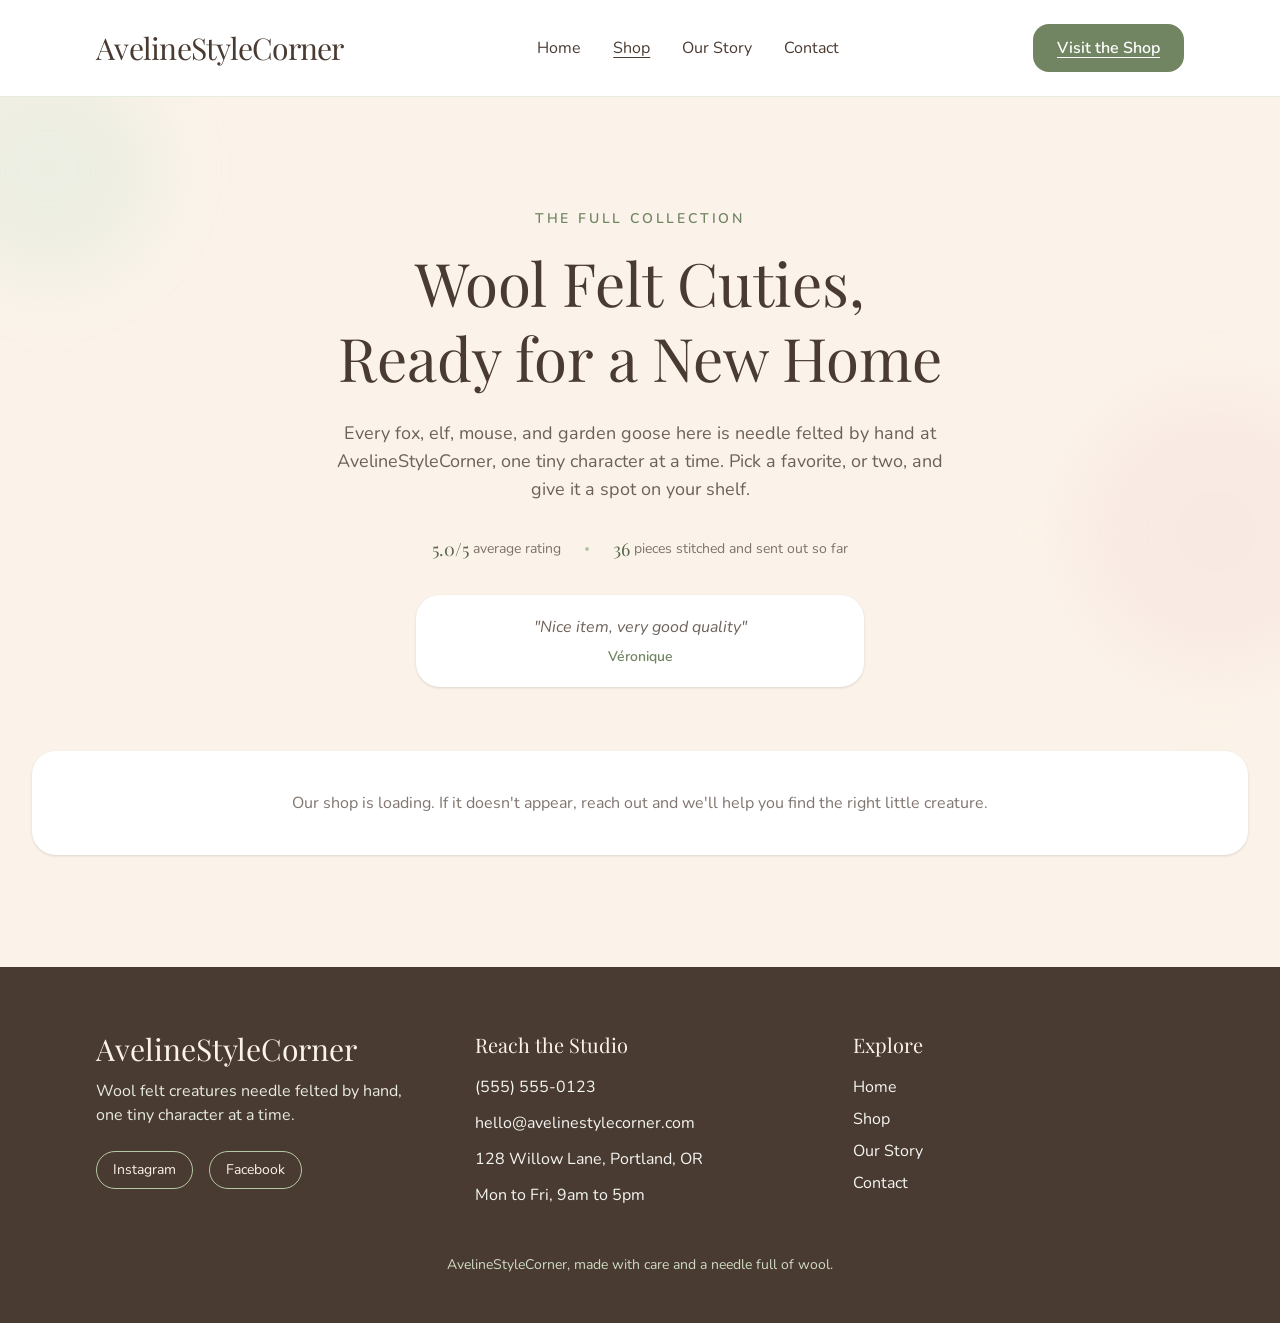
<file: shop.html>
<!DOCTYPE html>
<html lang="en">
<head>
<meta charset="utf-8">
<meta name="viewport" content="width=device-width, initial-scale=1">
<title>Shop Handmade Wool Felt Creatures | AvelineStyleCorner</title>
<meta name="description" content="Browse the full AvelineStyleCorner collection: needle felted foxes, elves, mice, and garden creatures, each stitched by hand and ready for a new home.">
<link rel="canonical" href="https://aveline-style-39c0.sites.tibly.ai/shop">
<meta property="og:type" content="website">
<meta property="og:url" content="https://aveline-style-39c0.sites.tibly.ai/shop">
<meta property="og:site_name" content="AvelineStyleCorner">
<meta property="og:title" content="Shop Handmade Wool Felt Creatures | AvelineStyleCorner">
<meta property="og:description" content="Browse the full AvelineStyleCorner collection: needle felted foxes, elves, mice, and garden creatures, each stitched by hand and ready for a new home.">
<meta name="twitter:card" content="summary_large_image">
<script type="application/ld+json" data-tibly-business>{"@context":"https://schema.org","@type":"LocalBusiness","name":"AvelineStyleCorner","url":"https://aveline-style-39c0.sites.tibly.ai/"}</script>
<link rel="icon" href="/favicon.svg" type="image/svg+xml">
<link rel="preconnect" href="https://fonts.googleapis.com">
<link rel="preconnect" href="https://fonts.gstatic.com" crossorigin>
<link href="https://fonts.googleapis.com/css2?family=Playfair+Display:ital,wght@0,400..900;1,400..900&family=Nunito:wght@300;400;500;600;700;800&display=swap" rel="stylesheet">
<style>details[open] > *:not(summary){animation:tibly-acc .35s ease}@keyframes tibly-acc{from{opacity:0;transform:translateY(-4px)}}</style>
<style>@media (prefers-reduced-motion:no-preference){.tibly-fx{opacity:0;transform:translateY(24px);transition:opacity .7s ease,transform .7s ease}.tibly-fx.tibly-fx-in{opacity:1;transform:none}}</style>
<script>addEventListener('DOMContentLoaded',function(){if(!('IntersectionObserver' in window))return;var io=new IntersectionObserver(function(es){es.forEach(function(en){if(en.isIntersecting){en.target.classList.add('tibly-fx-in');io.unobserve(en.target)}})},{rootMargin:'0px 0px -8% 0px'});document.querySelectorAll('section[data-block] > *').forEach(function(el){if(el.getBoundingClientRect().top>innerHeight){el.classList.add('tibly-fx');io.observe(el)}})});</script>
<style>.tibly-ba{position:relative;overflow:hidden;--ba:50%;cursor:ew-resize;touch-action:pan-y;user-select:none;-webkit-user-select:none}.tibly-ba>img{display:block;width:100%;height:100%;object-fit:cover}.tibly-ba .tibly-ba-before{position:absolute;inset:0;clip-path:inset(0 calc(100% - var(--ba)) 0 0)}.tibly-ba .tibly-ba-before img{display:block;width:100%;height:100%;object-fit:cover}.tibly-ba::after{content:'';position:absolute;top:0;bottom:0;left:var(--ba);width:2px;margin-left:-1px;background:#fff;box-shadow:0 0 6px rgba(0,0,0,.55);pointer-events:none;z-index:1}.tibly-ba::before{content:'';position:absolute;top:50%;left:var(--ba);width:44px;height:44px;transform:translate(-50%,-50%);border-radius:9999px;background:rgba(0,0,0,.75) url("data:image/svg+xml,%3Csvg%20xmlns='http://www.w3.org/2000/svg'%20viewBox='0%200%2024%2024'%20fill='%23fff'%3E%3Cpath%20d='M9%206l-6%206%206%206zM15%206l6%206-6%206z'/%3E%3C/svg%3E") center/22px 22px no-repeat;border:2px solid #fff;box-shadow:0 2px 8px rgba(0,0,0,.4);pointer-events:none;z-index:1}.tibly-ba input[type=range]{position:absolute;inset:0;width:100%;height:100%;margin:0;opacity:0;pointer-events:none;-webkit-appearance:none;appearance:none;z-index:2}[data-lightbox]{cursor:zoom-in}.tibly-lb{position:fixed;inset:0;z-index:9999;background:rgba(0,0,0,.92);display:flex;align-items:center;justify-content:center;cursor:zoom-out;padding:24px}.tibly-lb img{max-width:100%;max-height:100%;object-fit:contain}</style>
<script>document.addEventListener('input',function(e){var t=e.target;if(!t||t.type!=='range')return;var c=t.closest&&t.closest('.tibly-ba');if(c)c.style.setProperty('--ba',t.value+'%')});document.addEventListener('pointerdown',function(e){var c=e.target.closest&&e.target.closest('.tibly-ba');if(!c||e.button>0)return;e.preventDefault();var inp=c.querySelector('input[type=range]');var set=function(x){var r=c.getBoundingClientRect();if(!r.width)return;var p=Math.max(0,Math.min(100,(x-r.left)*100/r.width));c.style.setProperty('--ba',p+'%');if(inp)inp.value=Math.round(p)};set(e.clientX);var mv=function(ev){set(ev.clientX)};var up=function(){document.removeEventListener('pointermove',mv);document.removeEventListener('pointerup',up);document.removeEventListener('pointercancel',up)};document.addEventListener('pointermove',mv);document.addEventListener('pointerup',up);document.addEventListener('pointercancel',up)});document.addEventListener('click',function(e){var im=e.target.closest&&e.target.closest('[data-lightbox]');if(!im||!(im.currentSrc||im.src))return;e.preventDefault();var o=document.createElement('div');o.className='tibly-lb';var big=document.createElement('img');big.src=im.currentSrc||im.src;big.alt=im.alt||'';o.appendChild(big);o.addEventListener('click',function(){o.remove()});document.addEventListener('keydown',function esc(ev){if(ev.key==='Escape'){o.remove();document.removeEventListener('keydown',esc)}});document.body.appendChild(o)});document.addEventListener('click',function(e){var x=e.target.closest&&e.target.closest('[data-announce-close]');if(!x)return;var b=x.closest('[data-announce]');if(b){b.style.display='none';try{sessionStorage.setItem('tibly-announce','1')}catch(_){}}});addEventListener('DOMContentLoaded',function(){try{if(sessionStorage.getItem('tibly-announce')==='1'){var b=document.querySelector('[data-announce]');if(b)b.style.display='none'}}catch(_){}if('IntersectionObserver' in window&&!matchMedia('(prefers-reduced-motion:reduce)').matches){var els=document.querySelectorAll('[data-count]');if(els.length){var io=new IntersectionObserver(function(es){es.forEach(function(en){if(!en.isIntersecting)return;io.unobserve(en.target);var el=en.target,s=el.textContent||'',m=s.match(/[\d,]*\d(?:\.\d+)?/);if(!m)return;var raw=m[0],num=parseFloat(raw.replace(/,/g,''));if(!isFinite(num))return;var pre=s.slice(0,m.index),post=s.slice(m.index+raw.length),grp=raw.indexOf(',')>=0,dec=(raw.split('.')[1]||'').length,t0=performance.now();requestAnimationFrame(function tick(now){var p=Math.min((now-t0)/1400,1);p=1-Math.pow(1-p,3);var v=(num*p).toFixed(dec);if(grp)v=Number(v).toLocaleString('en-US',{minimumFractionDigits:dec});el.textContent=pre+v+post;if(p<1)requestAnimationFrame(tick)})})},{rootMargin:'0px 0px -10% 0px'});els.forEach(function(el){io.observe(el)})}}var badge=document.querySelector('[data-tibly-open]');if(badge){var src=document.querySelector('[data-tibly-field="hours"]');var txt=(src&&src.textContent||'').toLowerCase();var days=['sun','mon','tue','wed','thu','fri','sat'];var toMin=function(h,mm,ap){h=+h;mm=+(mm||0);if(ap==='pm'&&h!==12)h+=12;if(ap==='am'&&h===12)h=0;return h*60+mm};var spans=[];var re=/(sun|mon|tue|wed|thu|fri|sat|daily|every ?day)[a-z]*\s*(?:[-\u2013\u2014]\s*(sun|mon|tue|wed|thu|fri|sat)[a-z]*)?\s*:?\s*(\d{1,2})(?::(\d{2}))?\s*(am|pm)?\s*[-\u2013\u2014]\s*(\d{1,2})(?::(\d{2}))?\s*(am|pm)?/g,mm;while((mm=re.exec(txt))){var d1=mm[1].slice(0,3),d2=mm[2],ap1=mm[5]||(mm[8]==='pm'&&+mm[3]<=+mm[6]?'am':mm[8]),o=toMin(mm[3],mm[4],ap1),c=toMin(mm[6],mm[7],mm[8]);var from=d1==='dai'||d1==='eve'?0:days.indexOf(d1),to=d2?days.indexOf(d2.slice(0,3)):(d1==='dai'||d1==='eve'?6:from);if(from<0)continue;for(var d=from;;d=(d+1)%7){spans.push([d,o,c]);if(d===to)break}}if(spans.length){var now=new Date(),cur=now.getDay(),min=now.getHours()*60+now.getMinutes();var open=spans.some(function(s){return s[0]===cur&&min>=s[1]&&min<s[2]});badge.textContent=open?(badge.getAttribute('data-open-text')||'Open now'):(badge.getAttribute('data-closed-text')||'Closed now');badge.setAttribute('data-state',open?'open':'closed');badge.hidden=false}}});</script>
<style>header a[aria-current="page"]:not(:has(img,svg)){text-decoration:underline;text-underline-offset:4px;text-decoration-thickness:1px}</style>
<style>#nav-open~[class*="peer-checked:"][class*="fixed"]{min-height:100vh;min-height:100dvh}@media (prefers-reduced-motion:no-preference){label[for="nav-open"] span{transition:transform .3s ease,opacity .2s ease}header:has(#nav-open:checked) label[for="nav-open"]:not([aria-label="Close" i]) span:not(:has(span)):nth-of-type(1){transform:translateY(8px) rotate(45deg)}header:has(#nav-open:checked) label[for="nav-open"]:not([aria-label="Close" i]) span:not(:has(span)):nth-of-type(2){opacity:0}header:has(#nav-open:checked) label[for="nav-open"]:not([aria-label="Close" i]) span:not(:has(span)):nth-of-type(3){transform:translateY(-8px) rotate(-45deg)}#nav-open:checked~[class*="peer-checked:"]{animation:tibly-nav-in .25s ease}#nav-open:checked~[class*="peer-checked:"] label[for="nav-open"]{display:inline-block;animation:tibly-x-in .35s ease}@keyframes tibly-nav-in{from{opacity:0;transform:translateY(10px)}}@keyframes tibly-x-in{from{opacity:0;transform:rotate(-90deg) scale(.6)}}}</style>
<link rel="stylesheet" href="/styles.css?v=5a01f3ce">
</head>
<body>
<!-- block:header -->
<header class="relative bg-[var(--color-surface)] border-b border-brand-100">
  <div class="mx-auto max-w-6xl px-4 sm:px-6 lg:px-8">
    <input type="checkbox" id="nav-open" class="peer sr-only">
    <div class="flex items-center justify-between py-4 md:py-6">
      <a href="/" class="font-display text-2xl md:text-3xl text-[var(--color-ink)] tracking-tight">
        <span data-tibly-field="business-name">AvelineStyleCorner</span>
      </a>
      <nav class="hidden md:flex items-center gap-8 font-body text-base text-[var(--color-ink)]">
        <a href="/" class="transition-colors duration-200 hover:text-brand-600">Home</a>
        <a href="/shop" class="transition-colors duration-200 hover:text-brand-600" aria-current="page">Shop</a>
        <a href="/about" class="transition-colors duration-200 hover:text-brand-600">Our Story</a>
        <a href="/contact" class="transition-colors duration-200 hover:text-brand-600">Contact</a>
      </nav>
      <a href="/shop" class="btn hidden md:inline-flex" aria-current="page">Visit the Shop</a>
      <label for="nav-open" class="md:hidden cursor-pointer text-[var(--color-ink)]" aria-label="Menu">
        <svg width="28" height="28" viewBox="0 0 24 24" fill="none" stroke="currentColor" stroke-width="2" stroke-linecap="round">
          <line x1="3" y1="6" x2="21" y2="6"/>
          <line x1="3" y1="12" x2="21" y2="12"/>
          <line x1="3" y1="18" x2="21" y2="18"/>
        </svg>
      </label>
    </div>

    <div class="hidden peer-checked:flex md:hidden fixed inset-0 z-50 flex-col bg-[var(--color-background)] px-6 py-6">
      <div class="flex items-center justify-between">
        <span class="font-display text-2xl text-[var(--color-ink)]" data-tibly-field="business-name">AvelineStyleCorner</span>
        <label for="nav-open" aria-label="Close" class="cursor-pointer text-[var(--color-ink)]">
          <svg width="28" height="28" viewBox="0 0 24 24" fill="none" stroke="currentColor" stroke-width="2" stroke-linecap="round">
            <line x1="4" y1="4" x2="20" y2="20"/>
            <line x1="20" y1="4" x2="4" y2="20"/>
          </svg>
        </label>
      </div>
      <nav class="mt-16 flex flex-col gap-7 font-display text-4xl text-[var(--color-ink)]">
        <a href="/" class="transition-colors duration-200 hover:text-brand-600">Home</a>
        <a href="/shop" class="transition-colors duration-200 hover:text-brand-600" aria-current="page">Shop</a>
        <a href="/about" class="transition-colors duration-200 hover:text-brand-600">Our Story</a>
        <a href="/contact" class="transition-colors duration-200 hover:text-brand-600">Contact</a>
      </nav>
      <a href="/shop" class="btn mt-auto text-center text-lg" aria-current="page">Visit the Shop</a>
    </div>
  </div>
</header>
<!-- /block:header -->
<!-- block:shop -->
<section class="relative bg-background py-20 md:py-28" data-block="shop">
  <div class="pointer-events-none absolute inset-0 overflow-hidden">
    <div class="absolute -top-10 -left-16 h-56 w-56 rounded-full bg-brand-100 opacity-70 blur-2xl"></div>
    <div class="absolute top-1/3 -right-20 h-72 w-72 rounded-full bg-accent-100 opacity-60 blur-2xl"></div>
  </div>

  <div class="relative mx-auto max-w-2xl px-4 text-center sm:px-6 lg:px-8">
    <p class="font-body text-sm font-semibold uppercase tracking-[0.2em] text-brand-600">The Full Collection</p>
    <h1 class="mt-4 font-display text-4xl leading-tight text-[var(--color-ink)] md:text-6xl">
      Wool Felt Cuties, Ready for a New Home
    </h1>
    <p class="mt-6 font-body text-lg text-[var(--color-ink)]/80">
      Every fox, elf, mouse, and garden goose here is needle felted by hand at <span data-tibly-field="business-name">AvelineStyleCorner</span>, one tiny character at a time. Pick a favorite, or two, and give it a spot on your shelf.
    </p>

    <div class="mt-8 flex flex-col items-center gap-2 font-body text-sm text-[var(--color-ink)]/70 sm:flex-row sm:justify-center sm:gap-6">
      <span class="inline-flex items-center gap-1">
        <span class="font-display text-lg text-brand-700"><span data-count>5.0</span>/5</span> average rating
      </span>
      <span class="hidden h-1 w-1 rounded-full bg-brand-300 sm:inline-block"></span>
      <span class="inline-flex items-center gap-1">
        <span class="font-display text-lg text-brand-700"><span data-count>36</span></span> pieces stitched and sent out so far
      </span>
    </div>

    <blockquote class="mx-auto mt-8 max-w-md rounded-xl bg-surface px-6 py-5 font-body text-base italic text-[var(--color-ink)]/80 shadow-sm">
      "Nice item, very good quality"
      <footer class="mt-2 text-sm font-semibold not-italic text-brand-600">Véronique</footer>
    </blockquote>
  </div>

  <div class="relative mx-auto mt-16 w-full max-w-[90rem] px-4 sm:px-6 lg:px-8">
    <div data-tibly-store class="rounded-xl bg-surface p-6 text-center font-body text-[var(--color-ink)]/70 shadow-sm md:p-10">
      Our shop is loading. If it doesn't appear, reach out and we'll help you find the right little creature.
    </div>
  </div>
</section>
<!-- /block:shop -->
<!-- block:footer -->
<footer class="relative bg-[var(--color-ink)] text-[var(--color-background)] pt-16 pb-24 md:pb-12">
  <div class="mx-auto max-w-6xl px-4 sm:px-6 lg:px-8 grid grid-cols-1 gap-12 md:grid-cols-3">
    <div>
      <p class="font-display text-3xl" data-tibly-field="business-name">AvelineStyleCorner</p>
      <p class="mt-3 max-w-xs font-body text-brand-100">Wool felt creatures needle felted by hand, one tiny character at a time.</p>
      <div data-tibly-field="links" class="mt-6 flex flex-wrap gap-4 font-body text-sm">
        <a href="https://instagram.com" class="rounded-full border border-brand-300 px-4 py-2 transition-colors duration-200 hover:bg-brand-700">Instagram</a>
        <a href="https://facebook.com" class="rounded-full border border-brand-300 px-4 py-2 transition-colors duration-200 hover:bg-brand-700">Facebook</a>
      </div>
    </div>
    <div>
      <p class="font-display text-xl mb-4">Reach the Studio</p>
      <ul class="space-y-3 font-body text-brand-50">
        <li><a href="tel:+15555550123" data-tibly-field="phone" class="transition-colors duration-200 hover:text-accent-300">(555) 555-0123</a></li>
        <li><a href="mailto:hello@avelinestylecorner.com" data-tibly-field="email" class="transition-colors duration-200 hover:text-accent-300">hello@avelinestylecorner.com</a></li>
        <li><span data-tibly-field="address">128 Willow Lane, Portland, OR</span></li>
        <li><span data-tibly-field="hours">Mon to Fri, 9am to 5pm</span></li>
      </ul>
    </div>
    <div>
      <p class="font-display text-xl mb-4">Explore</p>
      <nav class="flex flex-col gap-2 font-body text-brand-50">
        <a href="/" class="transition-colors duration-200 hover:text-accent-300">Home</a>
        <a href="/shop" class="transition-colors duration-200 hover:text-accent-300">Shop</a>
        <a href="/about" class="transition-colors duration-200 hover:text-accent-300">Our Story</a>
        <a href="/contact" class="transition-colors duration-200 hover:text-accent-300">Contact</a>
      </nav>
    </div>
  </div>
  <p class="mt-12 text-center font-body text-sm text-brand-200">
    <span data-tibly-field="business-name">AvelineStyleCorner</span>, made with care and a needle full of wool.
  </p>

  <div class="md:hidden fixed bottom-0 inset-x-0 z-40 bg-brand-600">
    <a href="tel:+15555550123" data-tibly-field="phone" class="block w-full py-4 text-center font-display text-lg text-[var(--color-surface)]">
      Call the Studio
    </a>
  </div>
</footer>
<!-- /block:footer -->
  <script async src="https://api.tibly.ai/widget/v1.js"></script>
</body>
</html>
</file>
<file: styles.css>
/*! tailwindcss v4.3.2 | MIT License | https://tailwindcss.com */
@layer properties{@supports (((-webkit-hyphens:none)) and (not (margin-trim:inline))) or ((-moz-orient:inline) and (not (color:rgb(from red r g b)))){*,:before,:after,::backdrop{--tw-space-y-reverse:0;--tw-border-style:solid;--tw-gradient-position:initial;--tw-gradient-from:#0000;--tw-gradient-via:#0000;--tw-gradient-to:#0000;--tw-gradient-stops:initial;--tw-gradient-via-stops:initial;--tw-gradient-from-position:0%;--tw-gradient-via-position:50%;--tw-gradient-to-position:100%;--tw-leading:initial;--tw-font-weight:initial;--tw-tracking:initial;--tw-shadow:0 0 #0000;--tw-shadow-color:initial;--tw-shadow-alpha:100%;--tw-inset-shadow:0 0 #0000;--tw-inset-shadow-color:initial;--tw-inset-shadow-alpha:100%;--tw-ring-color:initial;--tw-ring-shadow:0 0 #0000;--tw-inset-ring-color:initial;--tw-inset-ring-shadow:0 0 #0000;--tw-ring-inset:initial;--tw-ring-offset-width:0px;--tw-ring-offset-color:#fff;--tw-ring-offset-shadow:0 0 #0000;--tw-blur:initial;--tw-brightness:initial;--tw-contrast:initial;--tw-grayscale:initial;--tw-hue-rotate:initial;--tw-invert:initial;--tw-opacity:initial;--tw-saturate:initial;--tw-sepia:initial;--tw-drop-shadow:initial;--tw-drop-shadow-color:initial;--tw-drop-shadow-alpha:100%;--tw-drop-shadow-size:initial;--tw-duration:initial;--tw-scale-x:1;--tw-scale-y:1;--tw-scale-z:1}}}@layer theme{:root,:host{--font-sans:ui-sans-serif, system-ui, sans-serif, "Apple Color Emoji", "Segoe UI Emoji", "Segoe UI Symbol", "Noto Color Emoji";--font-mono:ui-monospace, SFMono-Regular, Menlo, Monaco, Consolas, "Liberation Mono", "Courier New", monospace;--spacing:.25rem;--container-xs:20rem;--container-md:28rem;--container-2xl:42rem;--container-3xl:48rem;--container-4xl:56rem;--container-6xl:72rem;--text-sm:.875rem;--text-sm--line-height:calc(1.25 / .875);--text-base:1rem;--text-base--line-height:calc(1.5 / 1);--text-lg:1.125rem;--text-lg--line-height:calc(1.75 / 1.125);--text-xl:1.25rem;--text-xl--line-height:calc(1.75 / 1.25);--text-2xl:1.5rem;--text-2xl--line-height:calc(2 / 1.5);--text-3xl:1.875rem;--text-3xl--line-height:calc(2.25 / 1.875);--text-4xl:2.25rem;--text-4xl--line-height:calc(2.5 / 2.25);--text-5xl:3rem;--text-5xl--line-height:1;--text-6xl:3.75rem;--text-6xl--line-height:1;--text-7xl:4.5rem;--text-7xl--line-height:1;--font-weight-semibold:600;--tracking-tight:-.025em;--tracking-wide:.025em;--tracking-widest:.1em;--leading-tight:1.25;--leading-snug:1.375;--leading-relaxed:1.625;--radius-sm:.5rem;--radius-md:.75rem;--radius-lg:1rem;--radius-xl:1.5rem;--radius-2xl:1rem;--blur-2xl:40px;--aspect-video:16 / 9;--default-transition-duration:.15s;--default-transition-timing-function:cubic-bezier(.4, 0, .2, 1);--default-font-family:var(--font-sans);--default-mono-font-family:var(--font-mono);--color-surface:#fff;--color-ink:#4a3b32;--color-brand-50:#f4f6f1;--color-brand-100:#e7ece0;--color-brand-200:#cfdac2;--color-brand-300:#b6c8a3;--color-brand-400:#a0b58c;--color-brand-500:#8ca07a;--color-brand-600:#718563;--color-brand-700:#59684c;--color-brand-800:#414b38;--color-brand-900:#2a3124;--color-accent-50:#fcf3f1;--color-accent-100:#f8e4e0;--color-accent-200:#f1cac2;--color-accent-300:#ebb0a6;--color-accent-400:#eaaa9f;--color-accent-500:#e7a9a0;--color-accent-600:#d48a80;--color-accent-700:#b36a60;--color-accent-800:#7e4b44;--color-accent-900:#522f2a;--color-background:#fbf3e9;--font-display:"Playfair Display", serif;--font-body:"Nunito", sans-serif;--animate-kenburns:kenburns 18s ease-in-out infinite alternate;--animate-marquee:marquee 30s linear infinite;--animate-float:float 6s ease-in-out infinite;--animate-pulse-soft:pulse-soft 4s ease-in-out infinite;--animate-spin-slow:spin-slow 24s linear infinite}}@layer base{*,:after,:before,::backdrop{box-sizing:border-box;border:0 solid;margin:0;padding:0}::file-selector-button{box-sizing:border-box;border:0 solid;margin:0;padding:0}html,:host{-webkit-text-size-adjust:100%;tab-size:4;line-height:1.5;font-family:var(--default-font-family,ui-sans-serif, system-ui, sans-serif, "Apple Color Emoji", "Segoe UI Emoji", "Segoe UI Symbol", "Noto Color Emoji");font-feature-settings:var(--default-font-feature-settings,normal);font-variation-settings:var(--default-font-variation-settings,normal);-webkit-tap-highlight-color:transparent}hr{height:0;color:inherit;border-top-width:1px}abbr:where([title]){-webkit-text-decoration:underline dotted;text-decoration:underline dotted}h1,h2,h3,h4,h5,h6{font-size:inherit;font-weight:inherit}a{color:inherit;-webkit-text-decoration:inherit;-webkit-text-decoration:inherit;-webkit-text-decoration:inherit;text-decoration:inherit}b,strong{font-weight:bolder}code,kbd,samp,pre{font-family:var(--default-mono-font-family,ui-monospace, SFMono-Regular, Menlo, Monaco, Consolas, "Liberation Mono", "Courier New", monospace);font-feature-settings:var(--default-mono-font-feature-settings,normal);font-variation-settings:var(--default-mono-font-variation-settings,normal);font-size:1em}small{font-size:80%}sub,sup{vertical-align:baseline;font-size:75%;line-height:0;position:relative}sub{bottom:-.25em}sup{top:-.5em}table{text-indent:0;border-color:inherit;border-collapse:collapse}:-moz-focusring{outline:auto}progress{vertical-align:baseline}summary{display:list-item}ol,ul,menu{list-style:none}img,svg,video,canvas,audio,iframe,embed,object{vertical-align:middle;display:block}img,video{max-width:100%;height:auto}button,input,select,optgroup,textarea{font:inherit;font-feature-settings:inherit;font-variation-settings:inherit;letter-spacing:inherit;color:inherit;opacity:1;background-color:#0000;border-radius:0}::file-selector-button{font:inherit;font-feature-settings:inherit;font-variation-settings:inherit;letter-spacing:inherit;color:inherit;opacity:1;background-color:#0000;border-radius:0}:where(select:is([multiple],[size])) optgroup{font-weight:bolder}:where(select:is([multiple],[size])) optgroup option{padding-inline-start:20px}::file-selector-button{margin-inline-end:4px}::placeholder{opacity:1}@supports (not ((-webkit-appearance:-apple-pay-button))) or (contain-intrinsic-size:1px){::placeholder{color:currentColor}@supports (color:color-mix(in lab, red, red)){::placeholder{color:color-mix(in oklab, currentcolor 50%, transparent)}}}textarea{resize:vertical}::-webkit-search-decoration{-webkit-appearance:none}::-webkit-date-and-time-value{min-height:1lh;text-align:inherit}::-webkit-datetime-edit{display:inline-flex}::-webkit-datetime-edit-fields-wrapper{padding:0}::-webkit-datetime-edit{padding-block:0}::-webkit-datetime-edit-year-field{padding-block:0}::-webkit-datetime-edit-month-field{padding-block:0}::-webkit-datetime-edit-day-field{padding-block:0}::-webkit-datetime-edit-hour-field{padding-block:0}::-webkit-datetime-edit-minute-field{padding-block:0}::-webkit-datetime-edit-second-field{padding-block:0}::-webkit-datetime-edit-millisecond-field{padding-block:0}::-webkit-datetime-edit-meridiem-field{padding-block:0}::-webkit-calendar-picker-indicator{line-height:1}:-moz-ui-invalid{box-shadow:none}button,input:where([type=button],[type=reset],[type=submit]){appearance:button}::file-selector-button{appearance:button}::-webkit-inner-spin-button{height:auto}::-webkit-outer-spin-button{height:auto}[hidden]:where(:not([hidden=until-found])){display:none!important}}@layer components{.btn{border-radius:var(--radius-lg);background-color:var(--color-brand-600);padding-inline:calc(var(--spacing) * 6);padding-block:calc(var(--spacing) * 3);font-family:var(--font-body);--tw-font-weight:var(--font-weight-semibold);font-weight:var(--font-weight-semibold);color:var(--color-surface);transition-property:color,background-color,border-color,outline-color,text-decoration-color,fill,stroke,--tw-gradient-from,--tw-gradient-via,--tw-gradient-to;transition-timing-function:var(--tw-ease,var(--default-transition-timing-function));transition-duration:var(--tw-duration,var(--default-transition-duration));--tw-duration:.2s;transition-duration:.2s;display:inline-block}@media (hover:hover){.btn:hover{background-color:var(--color-brand-700)}}.btn-secondary{border-radius:var(--radius-lg);border-style:var(--tw-border-style);border-width:1px;border-color:var(--color-brand-600);padding-inline:calc(var(--spacing) * 6);padding-block:calc(var(--spacing) * 3);font-family:var(--font-body);--tw-font-weight:var(--font-weight-semibold);font-weight:var(--font-weight-semibold);color:var(--color-brand-700);transition-property:color,background-color,border-color,outline-color,text-decoration-color,fill,stroke,--tw-gradient-from,--tw-gradient-via,--tw-gradient-to;transition-timing-function:var(--tw-ease,var(--default-transition-timing-function));transition-duration:var(--tw-duration,var(--default-transition-duration));--tw-duration:.2s;background-color:#0000;transition-duration:.2s;display:inline-block}@media (hover:hover){.btn-secondary:hover{background-color:var(--color-brand-50)}}.card{border-radius:var(--radius-xl);background-color:var(--color-surface);padding:calc(var(--spacing) * 6);--tw-shadow:0 1px 3px 0 var(--tw-shadow-color,#0000001a), 0 1px 2px -1px var(--tw-shadow-color,#0000001a);box-shadow:var(--tw-inset-shadow), var(--tw-inset-ring-shadow), var(--tw-ring-offset-shadow), var(--tw-ring-shadow), var(--tw-shadow);transition-property:box-shadow;transition-timing-function:var(--tw-ease,var(--default-transition-timing-function));transition-duration:var(--tw-duration,var(--default-transition-duration));--tw-duration:.2s;transition-duration:.2s}@media (hover:hover){.card:hover{--tw-shadow:0 4px 6px -1px var(--tw-shadow-color,#0000001a), 0 2px 4px -2px var(--tw-shadow-color,#0000001a);box-shadow:var(--tw-inset-shadow), var(--tw-inset-ring-shadow), var(--tw-ring-offset-shadow), var(--tw-ring-shadow), var(--tw-shadow)}}}@layer utilities{.pointer-events-none{pointer-events:none}.sr-only{clip-path:inset(50%);white-space:nowrap;border-width:0;width:1px;height:1px;margin:-1px;padding:0;position:absolute;overflow:hidden}.absolute{position:absolute}.fixed{position:fixed}.relative{position:relative}.inset-0{inset:0}.inset-x-0{inset-inline:0}.-top-6{top:calc(var(--spacing) * -6)}.-top-10{top:calc(var(--spacing) * -10)}.top-1\/3{top:33.3333%}.-right-20{right:calc(var(--spacing) * -20)}.right-6{right:calc(var(--spacing) * 6)}.-bottom-6{bottom:calc(var(--spacing) * -6)}.bottom-0{bottom:0}.-left-6{left:calc(var(--spacing) * -6)}.-left-16{left:calc(var(--spacing) * -16)}.z-40{z-index:40}.z-50{z-index:50}.mx-auto{margin-inline:auto}.mt-1{margin-top:var(--spacing)}.mt-2{margin-top:calc(var(--spacing) * 2)}.mt-3{margin-top:calc(var(--spacing) * 3)}.mt-4{margin-top:calc(var(--spacing) * 4)}.mt-5{margin-top:calc(var(--spacing) * 5)}.mt-6{margin-top:calc(var(--spacing) * 6)}.mt-8{margin-top:calc(var(--spacing) * 8)}.mt-10{margin-top:calc(var(--spacing) * 10)}.mt-12{margin-top:calc(var(--spacing) * 12)}.mt-14{margin-top:calc(var(--spacing) * 14)}.mt-16{margin-top:calc(var(--spacing) * 16)}.mt-auto{margin-top:auto}.mb-1{margin-bottom:var(--spacing)}.mb-2{margin-bottom:calc(var(--spacing) * 2)}.mb-4{margin-bottom:calc(var(--spacing) * 4)}.mb-5{margin-bottom:calc(var(--spacing) * 5)}.mb-6{margin-bottom:calc(var(--spacing) * 6)}.mb-8{margin-bottom:calc(var(--spacing) * 8)}.mb-14{margin-bottom:calc(var(--spacing) * 14)}.ml-2{margin-left:calc(var(--spacing) * 2)}.block{display:block}.flex{display:flex}.grid{display:grid}.hidden{display:none}.inline-block{display:inline-block}.inline-flex{display:inline-flex}.table{display:table}.aspect-4\/5{aspect-ratio:4/5}.aspect-square{aspect-ratio:1}.aspect-video{aspect-ratio:var(--aspect-video)}.h-1{height:var(--spacing)}.h-2\.5{height:calc(var(--spacing) * 2.5)}.h-16{height:calc(var(--spacing) * 16)}.h-24{height:calc(var(--spacing) * 24)}.h-56{height:calc(var(--spacing) * 56)}.h-72{height:calc(var(--spacing) * 72)}.h-\[62vh\]{height:62vh}.h-full{height:100%}.w-1{width:var(--spacing)}.w-2\.5{width:calc(var(--spacing) * 2.5)}.w-16{width:calc(var(--spacing) * 16)}.w-24{width:calc(var(--spacing) * 24)}.w-56{width:calc(var(--spacing) * 56)}.w-72{width:calc(var(--spacing) * 72)}.w-full{width:100%}.max-w-2xl{max-width:var(--container-2xl)}.max-w-3xl{max-width:var(--container-3xl)}.max-w-4xl{max-width:var(--container-4xl)}.max-w-6xl{max-width:var(--container-6xl)}.max-w-\[90rem\]{max-width:90rem}.max-w-md{max-width:var(--container-md)}.max-w-prose{max-width:65ch}.max-w-xs{max-width:var(--container-xs)}.shrink-0{flex-shrink:0}.animate-float{animation:var(--animate-float)}.animate-kenburns{animation:var(--animate-kenburns)}.cursor-pointer{cursor:pointer}.grid-cols-1{grid-template-columns:repeat(1,minmax(0,1fr))}.flex-col{flex-direction:column}.flex-wrap{flex-wrap:wrap}.items-center{align-items:center}.items-start{align-items:flex-start}.justify-between{justify-content:space-between}.justify-center{justify-content:center}.justify-end{justify-content:flex-end}.gap-1{gap:var(--spacing)}.gap-2{gap:calc(var(--spacing) * 2)}.gap-4{gap:calc(var(--spacing) * 4)}.gap-6{gap:calc(var(--spacing) * 6)}.gap-7{gap:calc(var(--spacing) * 7)}.gap-8{gap:calc(var(--spacing) * 8)}.gap-10{gap:calc(var(--spacing) * 10)}.gap-12{gap:calc(var(--spacing) * 12)}.gap-14{gap:calc(var(--spacing) * 14)}:where(.space-y-3>:not(:last-child)){--tw-space-y-reverse:0;margin-block-start:calc(calc(var(--spacing) * 3) * var(--tw-space-y-reverse));margin-block-end:calc(calc(var(--spacing) * 3) * calc(1 - var(--tw-space-y-reverse)))}:where(.space-y-5>:not(:last-child)){--tw-space-y-reverse:0;margin-block-start:calc(calc(var(--spacing) * 5) * var(--tw-space-y-reverse));margin-block-end:calc(calc(var(--spacing) * 5) * calc(1 - var(--tw-space-y-reverse)))}.overflow-hidden{overflow:hidden}.rounded-2xl{border-radius:var(--radius-2xl)}.rounded-full{border-radius:3.40282e38px}.rounded-lg{border-radius:var(--radius-lg)}.rounded-md{border-radius:var(--radius-md)}.rounded-xl{border-radius:var(--radius-xl)}.border{border-style:var(--tw-border-style);border-width:1px}.border-0{border-style:var(--tw-border-style);border-width:0}.border-t{border-top-style:var(--tw-border-style);border-top-width:1px}.border-b{border-bottom-style:var(--tw-border-style);border-bottom-width:1px}.border-background{border-color:var(--color-background)}.border-brand-100{border-color:var(--color-brand-100)}.border-brand-200{border-color:var(--color-brand-200)}.border-brand-300{border-color:var(--color-brand-300)}.bg-\[var\(--color-background\)\]{background-color:var(--color-background)}.bg-\[var\(--color-ink\)\]{background-color:var(--color-ink)}.bg-\[var\(--color-surface\)\]{background-color:var(--color-surface)}.bg-accent-100{background-color:var(--color-accent-100)}.bg-accent-200\/70{background-color:#f1cac2b3}@supports (color:color-mix(in lab, red, red)){.bg-accent-200\/70{background-color:color-mix(in oklab, var(--color-accent-200) 70%, transparent)}}.bg-accent-400\/30{background-color:#eaaa9f4d}@supports (color:color-mix(in lab, red, red)){.bg-accent-400\/30{background-color:color-mix(in oklab, var(--color-accent-400) 30%, transparent)}}.bg-background{background-color:var(--color-background)}.bg-background\/90{background-color:#fbf3e9e6}@supports (color:color-mix(in lab, red, red)){.bg-background\/90{background-color:color-mix(in oklab, var(--color-background) 90%, transparent)}}.bg-brand-50{background-color:var(--color-brand-50)}.bg-brand-100{background-color:var(--color-brand-100)}.bg-brand-300{background-color:var(--color-brand-300)}.bg-brand-500{background-color:var(--color-brand-500)}.bg-brand-600{background-color:var(--color-brand-600)}.bg-brand-700{background-color:var(--color-brand-700)}.bg-surface{background-color:var(--color-surface)}.bg-gradient-to-t{--tw-gradient-position:to top in oklab;background-image:linear-gradient(var(--tw-gradient-stops))}.from-\[var\(--color-ink\)\]\/70{--tw-gradient-from:#4a3b32b3}@supports (color:color-mix(in lab, red, red)){.from-\[var\(--color-ink\)\]\/70{--tw-gradient-from:color-mix(in oklab, var(--color-ink) 70%, transparent)}}.from-\[var\(--color-ink\)\]\/70{--tw-gradient-stops:var(--tw-gradient-via-stops,var(--tw-gradient-position), var(--tw-gradient-from) var(--tw-gradient-from-position), var(--tw-gradient-to) var(--tw-gradient-to-position))}.via-\[var\(--color-ink\)\]\/10{--tw-gradient-via:#4a3b321a}@supports (color:color-mix(in lab, red, red)){.via-\[var\(--color-ink\)\]\/10{--tw-gradient-via:color-mix(in oklab, var(--color-ink) 10%, transparent)}}.via-\[var\(--color-ink\)\]\/10{--tw-gradient-via-stops:var(--tw-gradient-position), var(--tw-gradient-from) var(--tw-gradient-from-position), var(--tw-gradient-via) var(--tw-gradient-via-position), var(--tw-gradient-to) var(--tw-gradient-to-position);--tw-gradient-stops:var(--tw-gradient-via-stops)}.to-transparent{--tw-gradient-to:transparent;--tw-gradient-stops:var(--tw-gradient-via-stops,var(--tw-gradient-position), var(--tw-gradient-from) var(--tw-gradient-from-position), var(--tw-gradient-to) var(--tw-gradient-to-position))}.object-cover{object-fit:cover}.p-6{padding:calc(var(--spacing) * 6)}.px-3{padding-inline:calc(var(--spacing) * 3)}.px-4{padding-inline:calc(var(--spacing) * 4)}.px-6{padding-inline:calc(var(--spacing) * 6)}.py-1{padding-block:var(--spacing)}.py-2{padding-block:calc(var(--spacing) * 2)}.py-3{padding-block:calc(var(--spacing) * 3)}.py-4{padding-block:calc(var(--spacing) * 4)}.py-5{padding-block:calc(var(--spacing) * 5)}.py-6{padding-block:calc(var(--spacing) * 6)}.py-20{padding-block:calc(var(--spacing) * 20)}.py-24{padding-block:calc(var(--spacing) * 24)}.pt-6{padding-top:calc(var(--spacing) * 6)}.pt-16{padding-top:calc(var(--spacing) * 16)}.pb-10{padding-bottom:calc(var(--spacing) * 10)}.pb-24{padding-bottom:calc(var(--spacing) * 24)}.pb-28{padding-bottom:calc(var(--spacing) * 28)}.text-center{text-align:center}.align-top{vertical-align:top}.font-body{font-family:var(--font-body)}.font-display{font-family:var(--font-display)}.text-2xl{font-size:var(--text-2xl);line-height:var(--tw-leading,var(--text-2xl--line-height))}.text-3xl{font-size:var(--text-3xl);line-height:var(--tw-leading,var(--text-3xl--line-height))}.text-4xl{font-size:var(--text-4xl);line-height:var(--tw-leading,var(--text-4xl--line-height))}.text-5xl{font-size:var(--text-5xl);line-height:var(--tw-leading,var(--text-5xl--line-height))}.text-6xl{font-size:var(--text-6xl);line-height:var(--tw-leading,var(--text-6xl--line-height))}.text-base{font-size:var(--text-base);line-height:var(--tw-leading,var(--text-base--line-height))}.text-lg{font-size:var(--text-lg);line-height:var(--tw-leading,var(--text-lg--line-height))}.text-sm{font-size:var(--text-sm);line-height:var(--tw-leading,var(--text-sm--line-height))}.text-xl{font-size:var(--text-xl);line-height:var(--tw-leading,var(--text-xl--line-height))}.leading-none{--tw-leading:1;line-height:1}.leading-relaxed{--tw-leading:var(--leading-relaxed);line-height:var(--leading-relaxed)}.leading-snug{--tw-leading:var(--leading-snug);line-height:var(--leading-snug)}.leading-tight{--tw-leading:var(--leading-tight);line-height:var(--leading-tight)}.font-semibold{--tw-font-weight:var(--font-weight-semibold);font-weight:var(--font-weight-semibold)}.tracking-\[0\.2em\]{--tw-tracking:.2em;letter-spacing:.2em}.tracking-tight{--tw-tracking:var(--tracking-tight);letter-spacing:var(--tracking-tight)}.tracking-wide{--tw-tracking:var(--tracking-wide);letter-spacing:var(--tracking-wide)}.tracking-widest{--tw-tracking:var(--tracking-widest);letter-spacing:var(--tracking-widest)}.text-\[var\(--color-background\)\]{color:var(--color-background)}.text-\[var\(--color-ink\)\]{color:var(--color-ink)}.text-\[var\(--color-ink\)\]\/70{color:#4a3b32b3}@supports (color:color-mix(in lab, red, red)){.text-\[var\(--color-ink\)\]\/70{color:color-mix(in oklab, var(--color-ink) 70%, transparent)}}.text-\[var\(--color-ink\)\]\/75{color:#4a3b32bf}@supports (color:color-mix(in lab, red, red)){.text-\[var\(--color-ink\)\]\/75{color:color-mix(in oklab, var(--color-ink) 75%, transparent)}}.text-\[var\(--color-ink\)\]\/80{color:#4a3b32cc}@supports (color:color-mix(in lab, red, red)){.text-\[var\(--color-ink\)\]\/80{color:color-mix(in oklab, var(--color-ink) 80%, transparent)}}.text-\[var\(--color-surface\)\]{color:var(--color-surface)}.text-accent-300{color:var(--color-accent-300)}.text-background{color:var(--color-background)}.text-brand-50{color:var(--color-brand-50)}.text-brand-100{color:var(--color-brand-100)}.text-brand-200{color:var(--color-brand-200)}.text-brand-300{color:var(--color-brand-300)}.text-brand-600{color:var(--color-brand-600)}.text-brand-700{color:var(--color-brand-700)}.text-ink{color:var(--color-ink)}.text-ink\/70{color:#4a3b32b3}@supports (color:color-mix(in lab, red, red)){.text-ink\/70{color:color-mix(in oklab, var(--color-ink) 70%, transparent)}}.text-ink\/75{color:#4a3b32bf}@supports (color:color-mix(in lab, red, red)){.text-ink\/75{color:color-mix(in oklab, var(--color-ink) 75%, transparent)}}.text-ink\/80{color:#4a3b32cc}@supports (color:color-mix(in lab, red, red)){.text-ink\/80{color:color-mix(in oklab, var(--color-ink) 80%, transparent)}}.uppercase{text-transform:uppercase}.italic{font-style:italic}.not-italic{font-style:normal}.opacity-40{opacity:.4}.opacity-60{opacity:.6}.opacity-70{opacity:.7}.shadow-sm{--tw-shadow:0 1px 3px 0 var(--tw-shadow-color,#0000001a), 0 1px 2px -1px var(--tw-shadow-color,#0000001a);box-shadow:var(--tw-inset-shadow), var(--tw-inset-ring-shadow), var(--tw-ring-offset-shadow), var(--tw-ring-shadow), var(--tw-shadow)}.blur-2xl{--tw-blur:blur(var(--blur-2xl));filter:var(--tw-blur,) var(--tw-brightness,) var(--tw-contrast,) var(--tw-grayscale,) var(--tw-hue-rotate,) var(--tw-invert,) var(--tw-saturate,) var(--tw-sepia,) var(--tw-drop-shadow,)}.transition-colors{transition-property:color,background-color,border-color,outline-color,text-decoration-color,fill,stroke,--tw-gradient-from,--tw-gradient-via,--tw-gradient-to;transition-timing-function:var(--tw-ease,var(--default-transition-timing-function));transition-duration:var(--tw-duration,var(--default-transition-duration))}.transition-shadow{transition-property:box-shadow;transition-timing-function:var(--tw-ease,var(--default-transition-timing-function));transition-duration:var(--tw-duration,var(--default-transition-duration))}.transition-transform{transition-property:transform,translate,scale,rotate;transition-timing-function:var(--tw-ease,var(--default-transition-timing-function));transition-duration:var(--tw-duration,var(--default-transition-duration))}.duration-200{--tw-duration:.2s;transition-duration:.2s}.duration-500{--tw-duration:.5s;transition-duration:.5s}@media (hover:hover){.group-hover\:scale-105:is(:where(.group):hover *){--tw-scale-x:105%;--tw-scale-y:105%;--tw-scale-z:105%;scale:var(--tw-scale-x) var(--tw-scale-y)}}.peer-checked\:flex:is(:where(.peer):checked~*){display:flex}@media (hover:hover){.hover\:bg-background:hover{background-color:var(--color-background)}.hover\:bg-brand-50:hover{background-color:var(--color-brand-50)}.hover\:bg-brand-700:hover{background-color:var(--color-brand-700)}.hover\:bg-brand-800\/40:hover{background-color:#414b3866}@supports (color:color-mix(in lab, red, red)){.hover\:bg-brand-800\/40:hover{background-color:color-mix(in oklab, var(--color-brand-800) 40%, transparent)}}.hover\:text-accent-300:hover{color:var(--color-accent-300)}.hover\:text-accent-600:hover{color:var(--color-accent-600)}.hover\:text-brand-600:hover{color:var(--color-brand-600)}.hover\:shadow-md:hover{--tw-shadow:0 4px 6px -1px var(--tw-shadow-color,#0000001a), 0 2px 4px -2px var(--tw-shadow-color,#0000001a);box-shadow:var(--tw-inset-shadow), var(--tw-inset-ring-shadow), var(--tw-ring-offset-shadow), var(--tw-ring-shadow), var(--tw-shadow)}}.focus\:ring-2:focus{--tw-ring-shadow:var(--tw-ring-inset,) 0 0 0 calc(2px + var(--tw-ring-offset-width)) var(--tw-ring-color,currentcolor);box-shadow:var(--tw-inset-shadow), var(--tw-inset-ring-shadow), var(--tw-ring-offset-shadow), var(--tw-ring-shadow), var(--tw-shadow)}.focus\:ring-brand-400:focus{--tw-ring-color:var(--color-brand-400)}.focus\:outline-none:focus{--tw-outline-style:none;outline-style:none}.data-\[state\=closed\]\:bg-accent-100[data-state=closed]{background-color:var(--color-accent-100)}.data-\[state\=closed\]\:text-accent-700[data-state=closed]{color:var(--color-accent-700)}.data-\[state\=open\]\:bg-brand-100[data-state=open]{background-color:var(--color-brand-100)}.data-\[state\=open\]\:text-brand-700[data-state=open]{color:var(--color-brand-700)}@media (min-width:40rem){.sm\:inline-block{display:inline-block}.sm\:w-auto{width:auto}.sm\:grid-cols-2{grid-template-columns:repeat(2,minmax(0,1fr))}.sm\:flex-row{flex-direction:row}.sm\:justify-center{justify-content:center}.sm\:gap-6{gap:calc(var(--spacing) * 6)}.sm\:gap-16{gap:calc(var(--spacing) * 16)}.sm\:gap-20{gap:calc(var(--spacing) * 20)}.sm\:px-6{padding-inline:calc(var(--spacing) * 6)}.sm\:px-10{padding-inline:calc(var(--spacing) * 10)}.sm\:pb-14{padding-bottom:calc(var(--spacing) * 14)}}@media (min-width:48rem){.md\:order-1{order:1}.md\:order-2{order:2}.md\:col-span-5{grid-column:span 5/span 5}.md\:col-span-7{grid-column:span 7/span 7}.md\:mb-20{margin-bottom:calc(var(--spacing) * 20)}.md\:block{display:block}.md\:flex{display:flex}.md\:hidden{display:none}.md\:inline-flex{display:inline-flex}.md\:h-\[80vh\]{height:80vh}.md\:grid-cols-3{grid-template-columns:repeat(3,minmax(0,1fr))}.md\:grid-cols-4{grid-template-columns:repeat(4,minmax(0,1fr))}.md\:grid-cols-12{grid-template-columns:repeat(12,minmax(0,1fr))}.md\:grid-cols-\[1\.3fr_1fr\]{grid-template-columns:1.3fr 1fr}.md\:flex-col{flex-direction:column}.md\:gap-6{gap:calc(var(--spacing) * 6)}.md\:gap-16{gap:calc(var(--spacing) * 16)}.md\:p-10{padding:calc(var(--spacing) * 10)}.md\:px-16{padding-inline:calc(var(--spacing) * 16)}.md\:py-6{padding-block:calc(var(--spacing) * 6)}.md\:py-28{padding-block:calc(var(--spacing) * 28)}.md\:py-32{padding-block:calc(var(--spacing) * 32)}.md\:pr-10{padding-right:calc(var(--spacing) * 10)}.md\:pb-12{padding-bottom:calc(var(--spacing) * 12)}.md\:pb-20{padding-bottom:calc(var(--spacing) * 20)}.md\:pb-24{padding-bottom:calc(var(--spacing) * 24)}.md\:text-3xl{font-size:var(--text-3xl);line-height:var(--tw-leading,var(--text-3xl--line-height))}.md\:text-4xl{font-size:var(--text-4xl);line-height:var(--tw-leading,var(--text-4xl--line-height))}.md\:text-5xl{font-size:var(--text-5xl);line-height:var(--tw-leading,var(--text-5xl--line-height))}.md\:text-6xl{font-size:var(--text-6xl);line-height:var(--tw-leading,var(--text-6xl--line-height))}.md\:text-7xl{font-size:var(--text-7xl);line-height:var(--tw-leading,var(--text-7xl--line-height))}.md\:text-base{font-size:var(--text-base);line-height:var(--tw-leading,var(--text-base--line-height))}.md\:text-lg{font-size:var(--text-lg);line-height:var(--tw-leading,var(--text-lg--line-height))}}@media (min-width:64rem){.lg\:grid-cols-2{grid-template-columns:repeat(2,minmax(0,1fr))}.lg\:gap-20{gap:calc(var(--spacing) * 20)}.lg\:px-8{padding-inline:calc(var(--spacing) * 8)}}}@keyframes kenburns{to{transform:scale(1.08)}}@keyframes marquee{to{transform:translate(-50%)}}@keyframes float{0%,to{transform:translateY(0)}50%{transform:translateY(-12px)}}@keyframes pulse-soft{0%,to{opacity:1}50%{opacity:.55}}@keyframes spin-slow{to{transform:rotate(360deg)}}[data-tb-bg]{position:relative}.tb-bg{pointer-events:none;position:absolute;inset:0;overflow:hidden}.tb-bg video,.tb-bg img{object-fit:cover;width:100%;height:100%}.tb-bg-tint{background:#000;position:absolute;inset:0}[data-tb-bg]>:not(.tb-bg){z-index:1;position:relative}@media (prefers-reduced-motion:reduce){.tb-bg video{display:none}}@property --tw-space-y-reverse{syntax:"*";inherits:false;initial-value:0}@property --tw-border-style{syntax:"*";inherits:false;initial-value:solid}@property --tw-gradient-position{syntax:"*";inherits:false}@property --tw-gradient-from{syntax:"<color>";inherits:false;initial-value:#0000}@property --tw-gradient-via{syntax:"<color>";inherits:false;initial-value:#0000}@property --tw-gradient-to{syntax:"<color>";inherits:false;initial-value:#0000}@property --tw-gradient-stops{syntax:"*";inherits:false}@property --tw-gradient-via-stops{syntax:"*";inherits:false}@property --tw-gradient-from-position{syntax:"<length-percentage>";inherits:false;initial-value:0%}@property --tw-gradient-via-position{syntax:"<length-percentage>";inherits:false;initial-value:50%}@property --tw-gradient-to-position{syntax:"<length-percentage>";inherits:false;initial-value:100%}@property --tw-leading{syntax:"*";inherits:false}@property --tw-font-weight{syntax:"*";inherits:false}@property --tw-tracking{syntax:"*";inherits:false}@property --tw-shadow{syntax:"*";inherits:false;initial-value:0 0 #0000}@property --tw-shadow-color{syntax:"*";inherits:false}@property --tw-shadow-alpha{syntax:"<percentage>";inherits:false;initial-value:100%}@property --tw-inset-shadow{syntax:"*";inherits:false;initial-value:0 0 #0000}@property --tw-inset-shadow-color{syntax:"*";inherits:false}@property --tw-inset-shadow-alpha{syntax:"<percentage>";inherits:false;initial-value:100%}@property --tw-ring-color{syntax:"*";inherits:false}@property --tw-ring-shadow{syntax:"*";inherits:false;initial-value:0 0 #0000}@property --tw-inset-ring-color{syntax:"*";inherits:false}@property --tw-inset-ring-shadow{syntax:"*";inherits:false;initial-value:0 0 #0000}@property --tw-ring-inset{syntax:"*";inherits:false}@property --tw-ring-offset-width{syntax:"<length>";inherits:false;initial-value:0}@property --tw-ring-offset-color{syntax:"*";inherits:false;initial-value:#fff}@property --tw-ring-offset-shadow{syntax:"*";inherits:false;initial-value:0 0 #0000}@property --tw-blur{syntax:"*";inherits:false}@property --tw-brightness{syntax:"*";inherits:false}@property --tw-contrast{syntax:"*";inherits:false}@property --tw-grayscale{syntax:"*";inherits:false}@property --tw-hue-rotate{syntax:"*";inherits:false}@property --tw-invert{syntax:"*";inherits:false}@property --tw-opacity{syntax:"*";inherits:false}@property --tw-saturate{syntax:"*";inherits:false}@property --tw-sepia{syntax:"*";inherits:false}@property --tw-drop-shadow{syntax:"*";inherits:false}@property --tw-drop-shadow-color{syntax:"*";inherits:false}@property --tw-drop-shadow-alpha{syntax:"<percentage>";inherits:false;initial-value:100%}@property --tw-drop-shadow-size{syntax:"*";inherits:false}@property --tw-duration{syntax:"*";inherits:false}@property --tw-scale-x{syntax:"*";inherits:false;initial-value:1}@property --tw-scale-y{syntax:"*";inherits:false;initial-value:1}@property --tw-scale-z{syntax:"*";inherits:false;initial-value:1}
</file>
